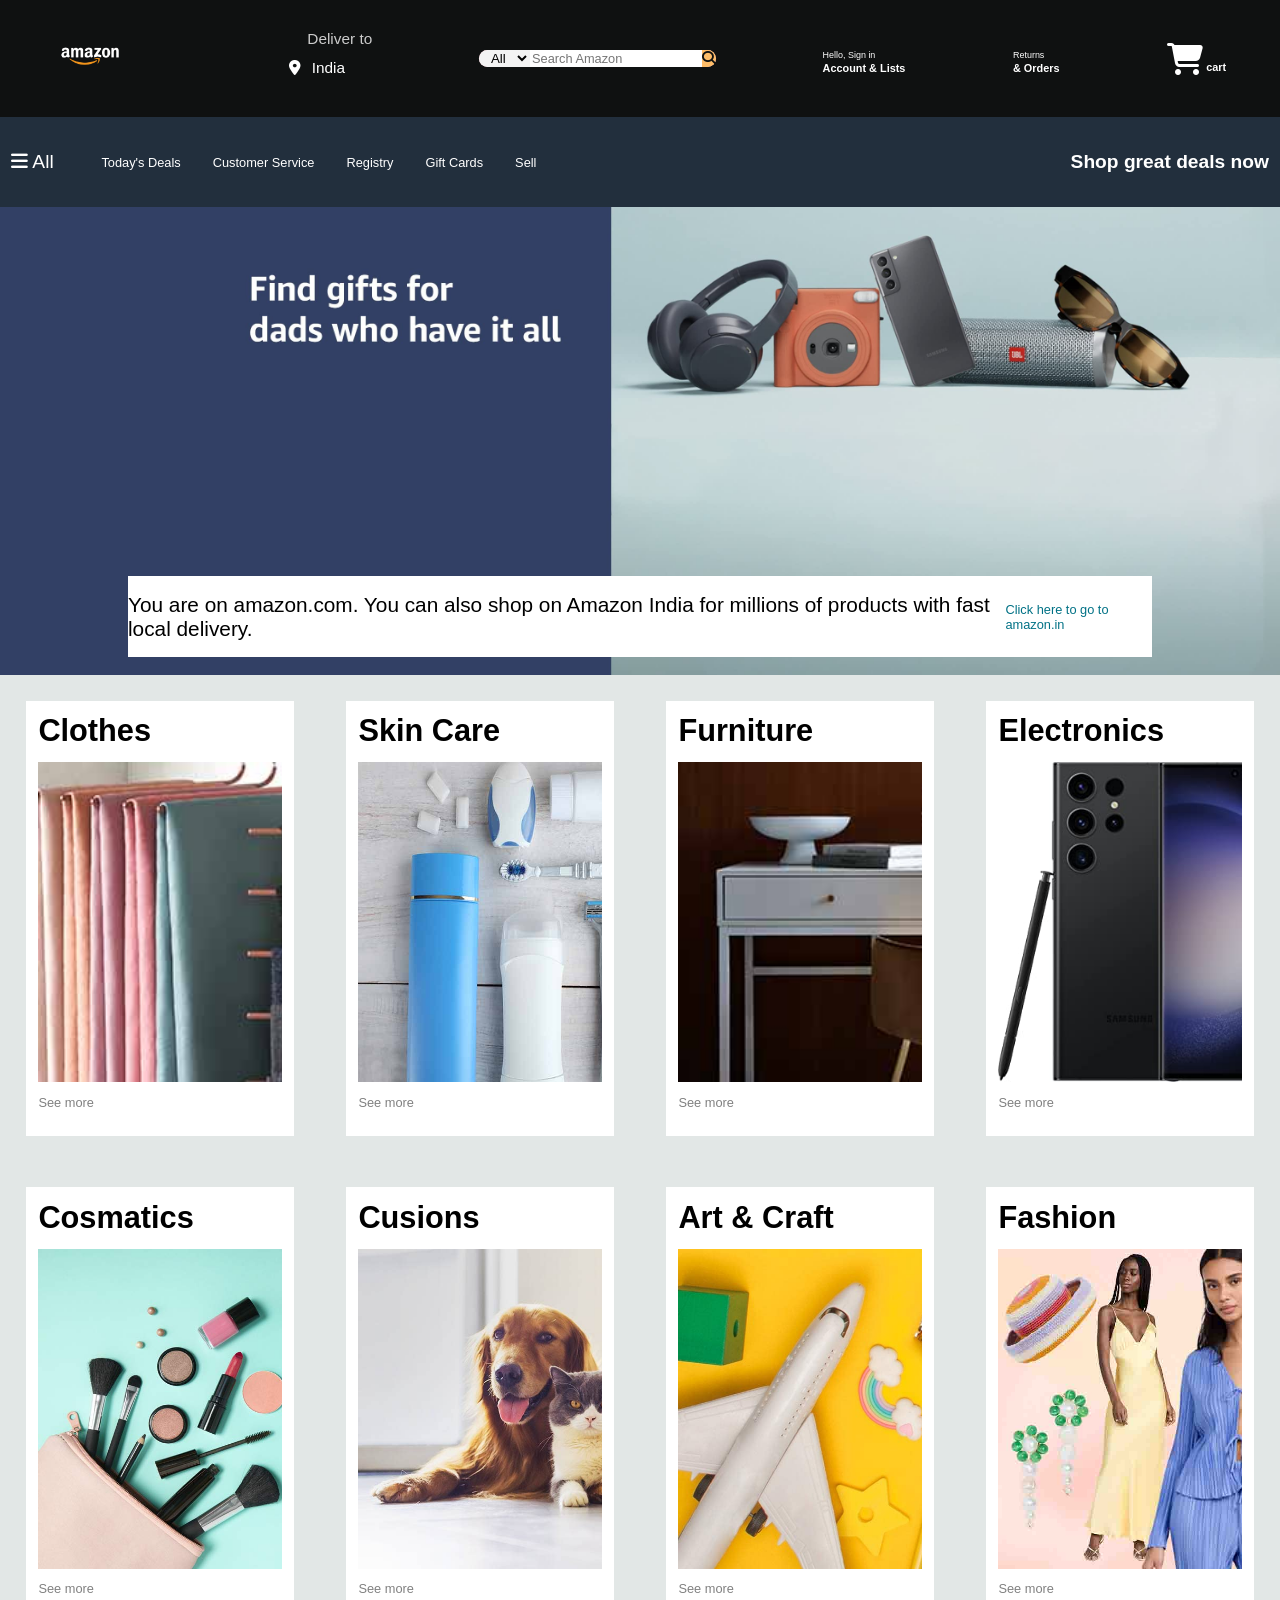
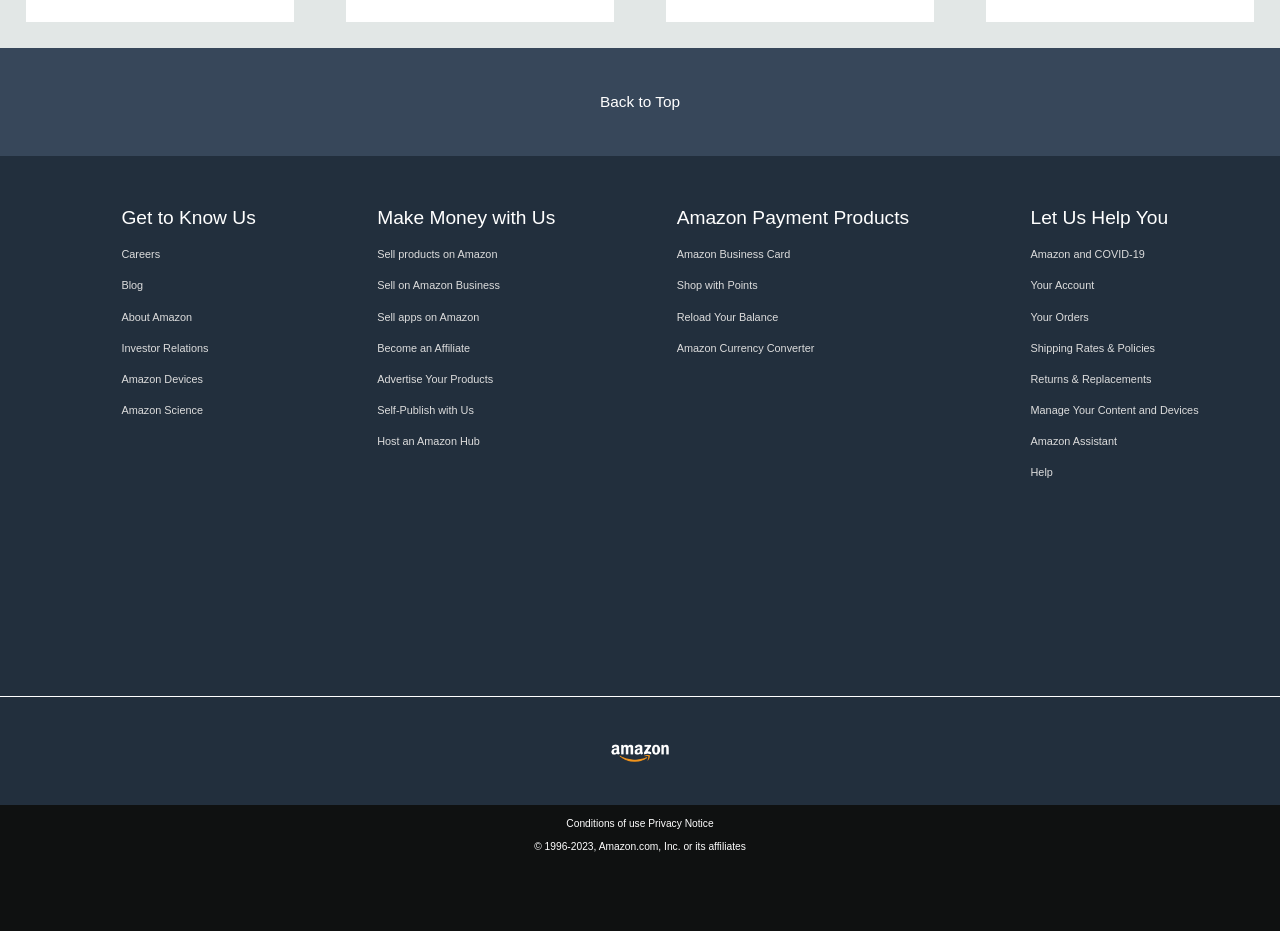
<file: index.html>
<!DOCTYPE html>
<html lang="en">
<head>
    <meta charset="UTF-8">
    <meta name="viewport" content="width=device-width, initial-scale=1.0">
    <title>Amazon</title>
    <link rel="shortcut icon" href="Amazon_icon.png" type="image/x-icon">
    <link rel="stylesheet" href="https://cdnjs.cloudflare.com/ajax/libs/font-awesome/6.4.0/css/all.min.css" integrity="sha512-iecdLmaskl7CVkqkXNQ/ZH/XLlvWZOJyj7Yy7tcenmpD1ypASozpmT/E0iPtmFIB46ZmdtAc9eNBvH0H/ZpiBw==" crossorigin="anonymous" referrerpolicy="no-referrer" />
    <link rel="stylesheet" href="project1.css">
    <script src="project1.js"></script>
</head>
<body>
    <header>
        <div id="Back to top" class="navbar">
            <div class="nav-logo border">
                <div class="logo"></div>
            </div>

            <div class="nav-adress border">
                <p class="adress-first">Deliver to</p>
                <div class="add-icon">
                    <i class="fa-solid fa-location-dot"></i>
                    <p class="adress-sec">India</p>
                </div>
            </div>

            <div class="nav-search">
                <select class="search-select">
                    <option>All</option>
                    <option>Clothes</option>
                    <option>Skin care</option>
                    <option>Furniture</option>
                    <option>Electronics</option>
                    <option>Cosmatics</option>
                    <option>Cushion</option>
                    <option>Art & Craft</option>
                    <option>Fashion</option>
                </select>
                <input type="text" placeholder="Search Amazon" class="search-input">
                <div class="search-icon">
                    <i class="fa-solid fa-magnifying-glass"></i>
                </div>
            </div>

            <div class="nav-signin border" >
                <p><span>Hello, Sign in</span></p>
                <p class="nav-second">Account & Lists</p>
            </div>

            <div class="nav-return border" >
                <p><span>Returns</span></p>
                <p class="nav-second">& Orders</p>
            </div>

            <div class="nav-cart border ">
                <i class="fa-solid fa-cart-shopping"></i>
                cart
            </div>
        </div>

        <div class="panel ">
            <div class="panel-all border">
                <i class="fa-solid fa-bars"></i>
                All
            </div>
            <div class="panel-options ">
                <p class="border" >Today's Deals</p>
                <p class="border" >Customer Service</p>
                <p class="border" >Registry</p>
                <p class="border" >Gift Cards</p>
                <p class="border" >Sell</p>
            </div>

            <div class="panel-deals border ">
                Shop great deals now
            </div>
        </div>
    </header>

    <div class="hero-section">
        <div class="hero-message">
            You are on amazon.com. You can also shop on Amazon India for millions of products with fast local delivery. <a href="https://www.amazon.com/">Click here to go to amazon.in</a>
        </div>
    </div>

    <div class="shop-section">
        <div class="box">
            <div class="box-content">
                <h2>Clothes</h2>
                <div class="box-image" style="background-image: url('box1_image.jpg');"></div>
                <p><a href="#">See more</a></p>
            </div>
        </div>
        <div class="box">
            <div class="box-content">
                <h2>Skin Care</h2>
                <div class="box-image" style="background-image: url('box2_image.jpg');"></div>
                <p><a href="#">See more</a></p>
            </div>
        </div>
        <div class="box">
            <div class="box-content">
                <h2>Furniture</h2>
                <div class="box-image" style="background-image: url('box3_image.jpg');"></div>
                <p><a href="#">See more</a></p>
            </div>
        </div>
        <div class="box">
            <div class="box-content">
                <h2>Electronics</h2>
                <div class="box-image" style="background-image: url('box4_image.jpg');"></div>
                <p><a href="#">See more</a></p>
            </div>
        </div>

    </div>

    <div class="shop-section">
        <div class="box">
            <div class="box-content">
                <h2>Cosmatics</h2>
                <div class="box-image" style="background-image: url('box5_image.jpg');"></div>
                <p><a href="#">See more</a></p>
            </div>
        </div>
        <div class="box">
            <div class="box-content">
                <h2>Cusions</h2>
                <div class="box-image" style="background-image: url('box6_image.jpg');"></div>
                <p><a href="#">See more</a></p>
            </div>
        </div>
        <div class="box">
            <div class="box-content">
                <h2>Art & Craft</h2>
                <div class="box-image" style="background-image: url('box7_image.jpg');"></div>
                <p><a href="#">See more</a></p>
            </div>
        </div>
        <div class="box">
            <div class="box-content">
                <h2>Fashion</h2>
                <div class="box-image" style="background-image: url('box8_image.jpg');"></div>
                <p><a href="#">See more</a></p>
            </div>
        </div>

    </div>

    <footer>
        <div class="foot-panel1">
            <a href="#Back to top">Back to Top</a>
        </div>

        <div class="foot-panel2">
            <ul>
                <p>Get to Know Us</p>
                <a href="#">Careers</a>
                <a href="#">Blog</a>
                <a href="#">About Amazon</a>
                <a href="#">Investor Relations</a>
                <a href="#">Amazon Devices</a>
                <a href="#">Amazon Science</a>

            </ul>
            <ul>
                <p>Make Money with Us</p>
                    <a href="">Sell products on Amazon</a>
                    <a href="">Sell on Amazon Business</a>
                    <a href="">Sell apps on Amazon</a>
                    <a href="">Become an Affiliate</a>
                    <a href="">Advertise Your Products</a>
                    <a href="">Self-Publish with Us</a>
                    <a href="">Host an Amazon Hub</a>

            </ul>
            <ul>
                <p>Amazon Payment Products</p>
                    <a href="">Amazon Business Card</a>
                    <a href="">Shop with Points</a>
                    <a href="">Reload Your Balance</a>
                    <a href="">Amazon Currency Converter</a>
                

            </ul>
            <ul>
                <p>Let Us Help You</p>
                    <a href="">Amazon and COVID-19</a>
                    <a href="">Your Account</a>
                    <a href="">Your Orders</a>
                    <a href="">Shipping Rates & Policies</a>
                    <a href="">Returns & Replacements</a>
                    <a href="">Manage Your Content and Devices</a>
                    <a href="">Amazon Assistant</a>
                    <a href="">Help</a>
                

            </ul>
        </div>

        <div class="foot-panel3">
            <div class="logo"></div>
        </div>

        <div class="foot-panel4">
            <div class="pages">
                <a href="#">Conditions of use</a>
                <a href="#">Privacy Notice</a>
            </div>
            <div class="copyright">
                © 1996-2023, Amazon.com, Inc. or its affiliates
            </div>
        </div>
    </footer>
</body>
</html>
</file>
<file: project1.css>
* {
    margin: 0;
    font-family: Arial;
    border: border-box;
}

.navbar {
    height: 13vh;
    width: 100%; 
    background-color: #0f1111;
    color: white;
    display: flex;
    align-items: center;
    justify-content: space-around;
}

.nav-logo {
    height: 5vh;
    width: 10vw;
    
}

.logo { 
    background-image: url("amazon_logo.png");
    background-size: cover;
    height: 2.2rem;
    width: 4.5rem;
}

.border {
    border: 1.5px solid transparent;
}

.border:hover {
    border: 1.5px solid white;
}

/* box2 */

.nav-adress {
    height:auto;
    max-width: 100%;
}

.adress-first {
    color: #cccccc;
    font-size: 1.2vw;
    margin-left: 1.4vw;
}

.adress-sec {
    font-size: 1.2vw ;
    margin: 0.8vw;
}

.add-icon {
    display: flex;
    align-items: center;
    font-size: 1.2vw;
    
}

/* box3 */

.nav-search {
    display: flex;
    background-color: pink;
    justify-content: space-evenly;
    height: auto;
    max-width: 100%;
    border-radius: 2vw;
}

.search-select {
    background-color: #f3f3f3;
    max-width: 4vw;
    text-align: center;
    border-top-left-radius: 2vw;
    border-bottom-left-radius: 2vw;
    border: none;
}

.search-input {
    max-width: 100%;
    font-size: 1vw;
    border: none;
}

.search-icon {
    max-width: 100%;
    display: flex;
    justify-content: center;
    align-items: center;
    font-size: 1.1vw;
    background-color: #febd68;
    border-top-right-radius: 2vw;
    border-bottom-right-radius: 2vw;
    color: #0f1111;
}

.nav-search:hover {
    border: 2px solid orange;
}

/* box4 */

.nav-signin {
    height: auto;
    max-width: 100%;
}

span {
    font-size: 0.7vw;
}

.nav-second {
    font-size: 0.85vw;
    font-weight: 700;
}

/* box5 */

.nav-return {
    height: auto;
    max-width: 100%;
}

/* box 6 */

.nav-cart i {
    font-size: 2.5vw;
}

.nav-cart {
    font-size: 0.85vw;
    font-weight: 700;
}

/* panel */

.panel {
    height: 10vh;
    background-color: #222f3d;
    display: flex;
    color: white;
    align-items:center;
    justify-content: space-around;
}
.panel-all  {
    display: inline;
    height: auto;
    max-width: 100%;
    font-size: 1.5vw;
}

.panel-options p {
    display: inline;
    height: auto;
    width: 100%;
    margin-left: 2vw;
    font-size: 0.8rem;
}

.panel-options {
    max-width: 100%;
    margin-right: 40vw;

    /* font-size: 0.95vw; */
}

.panel-deals {
    font-size: 1.5vw;
    font-weight: 700;
}

/* hero-section */

.hero-section {
    background-image: url("hero_image.jpg");
    background-size:cover;
    height: 52vh;
    display: flex;
    justify-content: center;
    align-items: flex-end;
}

.hero-message {
    background-color: white;
    color: black;
    height: 9vh;
    display: flex;
    align-items: center;
    justify-content: center;
    max-width: 80%;
    margin-bottom: 2vh;
    font-size: 1.3rem;
}

.hero-message a {
    color: #007185;
    font-size: 0.8rem;
}

/* shop-section */

.shop-section {
    display: flex;
    justify-content: space-evenly;
    background-color: #e2e7e6;
    
}

.box {
    /* border: 2px solid black; */
    height: 30vw;
    width: 25%;
    background-color: white;
    padding: 1vw 0vw 3vw;
    margin: 2vw;
}

.box-image {
    height: 25vw;
    background-size: cover;
    margin-top: 1vw;
    margin-bottom: 1vw;
}

.box-content  {
    margin-left: 1vw;
    margin-right: 1vw;
    font-size: 1.6vw;
}


.box-content p {
    color: #007185;
    font-size: 1vw;
    
}

.box a {
    color: grey
}


.box:hover{
    box-shadow:1vw 1vw 10px rgb(103, 101, 101) ;
}

/* footer */

footer {
    margin-top: 0vw;
}

.foot-panel1 {
    background-color: #37475a;
    color: white;
    height: 12vh;
    width: 100%;
    display: flex;
    justify-content: center;
    align-items: center;
    font-size: 1.2vw;
    
}

a {
    color: white;
    text-decoration: none;
}

a:hover{
    color: pink;
}

.foot-panel2 {
    background-color: #222f3d;
    color: white;
    height: 60vh;
    width: 100%;
    display: flex;
    justify-content: space-evenly;
    
}

ul {
    margin-top: 4vw;
    font-size: 1.5vw;

}

ul a {
    display: block;
    font-size: 0.85vw;
    margin-top: 1.5vw;
    color: #dddddd;
}

.foot-panel3 {
    background-color: #222f3d;
    color: white;
    border-top: 0.5px solid white;
    height: 12vh;
    display: flex;
    justify-content: center;
    align-items: center;
}

.foot-panel4 {
    background-color: #0f1111;
    color: white;
    height: 14vh;
    font-size: 0.8vw;
    text-align: center;
}

.pages {
    padding-top: 1vw;  
}

.copyright {   
    padding-top: 1vw; 
}
</file>
